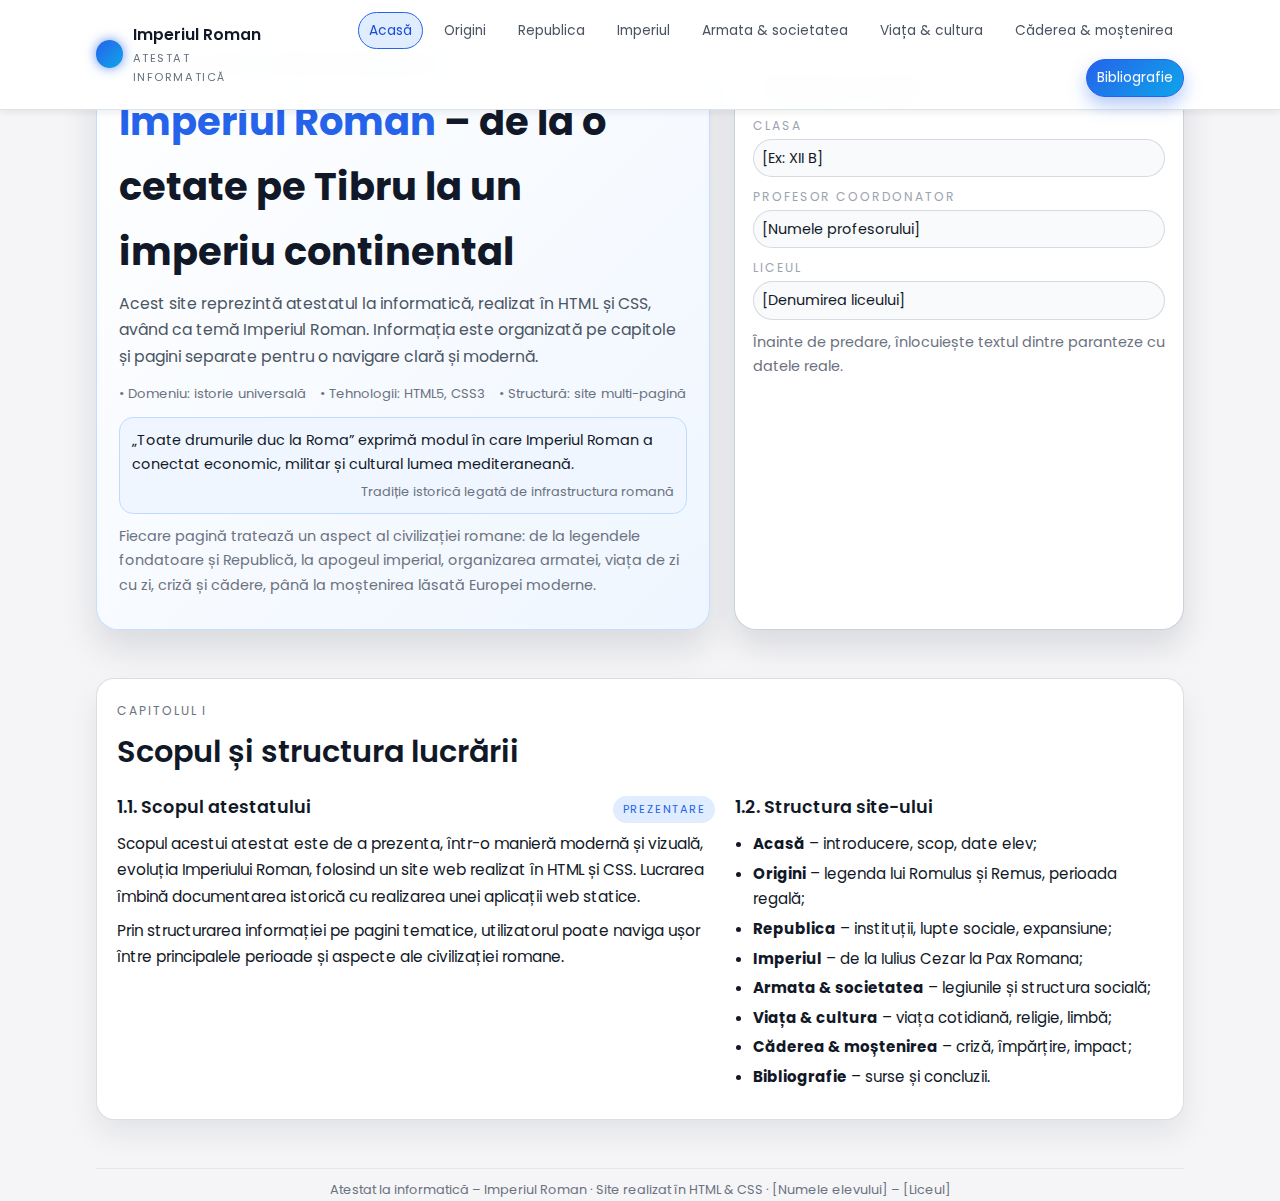
<file: imperiul-roman-atestat/index.html>
<!DOCTYPE html>
<html lang="ro">
<head>
  <meta charset="UTF-8">
  <title>Imperiul Roman – Atestat Informatică</title>
  <meta name="viewport" content="width=device-width, initial-scale=1.0">
  <!-- Font -->
  <link href="https://fonts.googleapis.com/css2?family=Poppins:wght@300;400;500;600;700&display=swap" rel="stylesheet">
  <!-- CSS -->
  <link rel="stylesheet" href="style.css">
</head>
<body>

<header>
  <div class="container navbar">
    <div class="nav-left">
      <div class="logo-circle"></div>
      <div>
        <div class="logo-text-main">Imperiul Roman</div>
        <div class="logo-text-sub">Atestat Informatică</div>
      </div>
    </div>
    <nav class="nav-links">
      <a href="index.html" class="active">Acasă</a>
      <a href="origini.html">Origini</a>
      <a href="republica.html">Republica</a>
      <a href="imperiul.html">Imperiul</a>
      <a href="armata-societate.html">Armata &amp; societatea</a>
      <a href="viata-cultura.html">Viața &amp; cultura</a>
      <a href="cadere-mostenire.html">Căderea &amp; moștenirea</a>
      <a href="bibliografie.html" class="nav-primary">Bibliografie</a>
    </nav>
  </div>
</header>

<main class="container">
  <section>
    <div class="hero">
      <div class="hero-main">
        <div class="hero-pill">
          <span class="hero-dot"></span>
          Proiect HTML · Istorie &amp; Informatică
        </div>
        <h1 class="hero-title">
          <span>Imperiul Roman</span> – de la o cetate pe Tibru la un imperiu continental
        </h1>
        <p class="hero-subtitle">
          Acest site reprezintă atestatul la informatică, realizat în HTML și CSS, având ca temă
          Imperiul Roman. Informația este organizată pe capitole și pagini separate pentru o
          navigare clară și modernă.
        </p>

        <div class="hero-meta">
          <span class="hero-meta-item">• Domeniu: istorie universală</span>
          <span class="hero-meta-item">• Tehnologii: HTML5, CSS3</span>
          <span class="hero-meta-item">• Structură: site multi-pagină</span>
        </div>

        <div class="quote-box">
          „Toate drumurile duc la Roma” exprimă modul în care Imperiul Roman a conectat economic,
          militar și cultural lumea mediteraneană.
          <span class="quote-author">Tradiție istorică legată de infrastructura romană</span>
        </div>

        <p class="text-muted">
          Fiecare pagină tratează un aspect al civilizației romane: de la legendele fondatoare și
          Republică, la apogeul imperial, organizarea armatei, viața de zi cu zi, criză și cădere,
          până la moștenirea lăsată Europei moderne.
        </p>
      </div>

      <aside class="hero-side">
        <div class="field-group">
          <div class="field-label">Elev</div>
          <div class="field-value">[Numele tău complet]</div>
        </div>
        <div class="field-group">
          <div class="field-label">Clasa</div>
          <div class="field-value">[Ex: XII&nbsp;B]</div>
        </div>
        <div class="field-group">
          <div class="field-label">Profesor coordonator</div>
          <div class="field-value">[Numele profesorului]</div>
        </div>
        <div class="field-group">
          <div class="field-label">Liceul</div>
          <div class="field-value">[Denumirea liceului]</div>
        </div>
        <p class="text-muted">
          Înainte de predare, înlocuiește textul dintre paranteze cu datele reale.
        </p>
      </aside>
    </div>
  </section>

  <section>
    <div class="card">
      <div class="section-header">
        <div class="section-eyebrow">Capitolul I</div>
        <h2 class="section-title">Scopul și structura lucrării</h2>
      </div>

      <div class="grid-2">
        <div>
          <div class="card-header-inline">
            <div class="card-title">1.1. Scopul atestatului</div>
            <span class="card-badge">Prezentare</span>
          </div>
          <p>
            Scopul acestui atestat este de a prezenta, într-o manieră modernă și vizuală, evoluția
            Imperiului Roman, folosind un site web realizat în HTML și CSS. Lucrarea îmbină
            documentarea istorică cu realizarea unei aplicații web statice.
          </p>
          <p>
            Prin structurarea informației pe pagini tematice, utilizatorul poate naviga ușor între
            principalele perioade și aspecte ale civilizației romane.
          </p>
        </div>
        <div>
          <div class="card-header-inline">
            <div class="card-title">1.2. Structura site-ului</div>
          </div>
          <ul>
            <li><strong>Acasă</strong> – introducere, scop, date elev;</li>
            <li><strong>Origini</strong> – legenda lui Romulus și Remus, perioada regală;</li>
            <li><strong>Republica</strong> – instituții, lupte sociale, expansiune;</li>
            <li><strong>Imperiul</strong> – de la Iulius Cezar la Pax Romana;</li>
            <li><strong>Armata &amp; societatea</strong> – legiunile și structura socială;</li>
            <li><strong>Viața &amp; cultura</strong> – viața cotidiană, religie, limbă;</li>
            <li><strong>Căderea &amp; moștenirea</strong> – criză, împărțire, impact;</li>
            <li><strong>Bibliografie</strong> – surse și concluzii.</li>
          </ul>
        </div>
      </div>
    </div>
  </section>

  <footer>
    Atestat la informatică – Imperiul Roman · Site realizat în HTML &amp; CSS ·
    <span style="white-space:nowrap;">[Numele elevului] – [Liceul]</span>
  </footer>
</main>

</body>
</html>
</file>
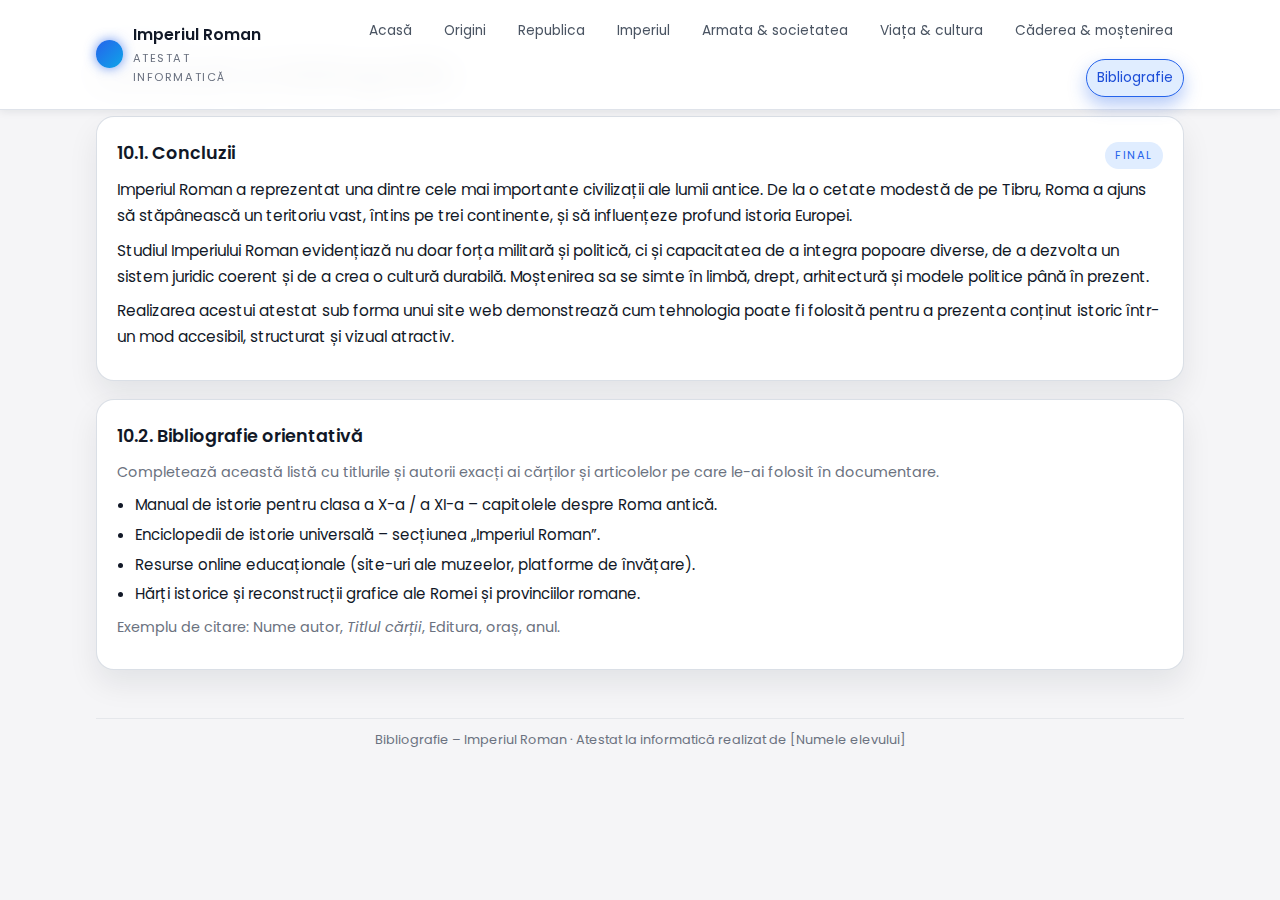
<file: imperiul-roman-atestat/bibliografie.html>
<!DOCTYPE html>
<html lang="ro">
<head>
  <meta charset="UTF-8">
  <title>Bibliografie și concluzii – Imperiul Roman</title>
  <meta name="viewport" content="width=device-width, initial-scale=1.0">
  <link href="https://fonts.googleapis.com/css2?family=Poppins:wght@300;400;500;600;700&display=swap" rel="stylesheet">
  <link rel="stylesheet" href="style.css">
</head>
<body>

<header>
  <div class="container navbar">
    <div class="nav-left">
      <div class="logo-circle"></div>
      <div>
        <div class="logo-text-main">Imperiul Roman</div>
        <div class="logo-text-sub">Atestat Informatică</div>
      </div>
    </div>
    <nav class="nav-links">
      <a href="index.html">Acasă</a>
      <a href="origini.html">Origini</a>
      <a href="republica.html">Republica</a>
      <a href="imperiul.html">Imperiul</a>
      <a href="armata-societate.html">Armata &amp; societatea</a>
      <a href="viata-cultura.html">Viața &amp; cultura</a>
      <a href="cadere-mostenire.html">Căderea &amp; moștenirea</a>
      <a href="bibliografie.html" class="nav-primary active">Bibliografie</a>
    </nav>
  </div>
</header>

<main class="container">
  <section>
    <div class="section-header">
      <div class="section-eyebrow">Capitolul X</div>
      <h1 class="section-title">Concluzii și bibliografie</h1>
    </div>

    <div class="card">
      <div class="card-header-inline">
        <div class="card-title">10.1. Concluzii</div>
        <span class="card-badge">Final</span>
      </div>
      <p>
        Imperiul Roman a reprezentat una dintre cele mai importante civilizații ale lumii
        antice. De la o cetate modestă de pe Tibru, Roma a ajuns să stăpânească un teritoriu
        vast, întins pe trei continente, și să influențeze profund istoria Europei.
      </p>
      <p>
        Studiul Imperiului Roman evidențiază nu doar forța militară și politică, ci și
        capacitatea de a integra popoare diverse, de a dezvolta un sistem juridic coerent și
        de a crea o cultură durabilă. Moștenirea sa se simte în limbă, drept, arhitectură și
        modele politice până în prezent.
      </p>
      <p>
        Realizarea acestui atestat sub forma unui site web demonstrează cum tehnologia poate
        fi folosită pentru a prezenta conținut istoric într-un mod accesibil, structurat și
        vizual atractiv.
      </p>
    </div>

    <div class="card">
      <div class="card-header-inline">
        <div class="card-title">10.2. Bibliografie orientativă</div>
      </div>
      <p class="text-muted">
        Completează această listă cu titlurile și autorii exacți ai cărților și articolelor
        pe care le-ai folosit în documentare.
      </p>
      <ul>
        <li>Manual de istorie pentru clasa a X-a / a XI-a – capitolele despre Roma antică.</li>
        <li>Enciclopedii de istorie universală – secțiunea „Imperiul Roman”.</li>
        <li>Resurse online educaționale (site-uri ale muzeelor, platforme de învățare).</li>
        <li>Hărți istorice și reconstrucții grafice ale Romei și provinciilor romane.</li>
      </ul>
      <p class="text-muted">
        Exemplu de citare: Nume autor, <em>Titlul cărții</em>, Editura, oraș, anul.
      </p>
    </div>
  </section>

  <footer>
    Bibliografie – Imperiul Roman · Atestat la informatică realizat de [Numele elevului]
  </footer>
</main>

</body>
</html>
</file>
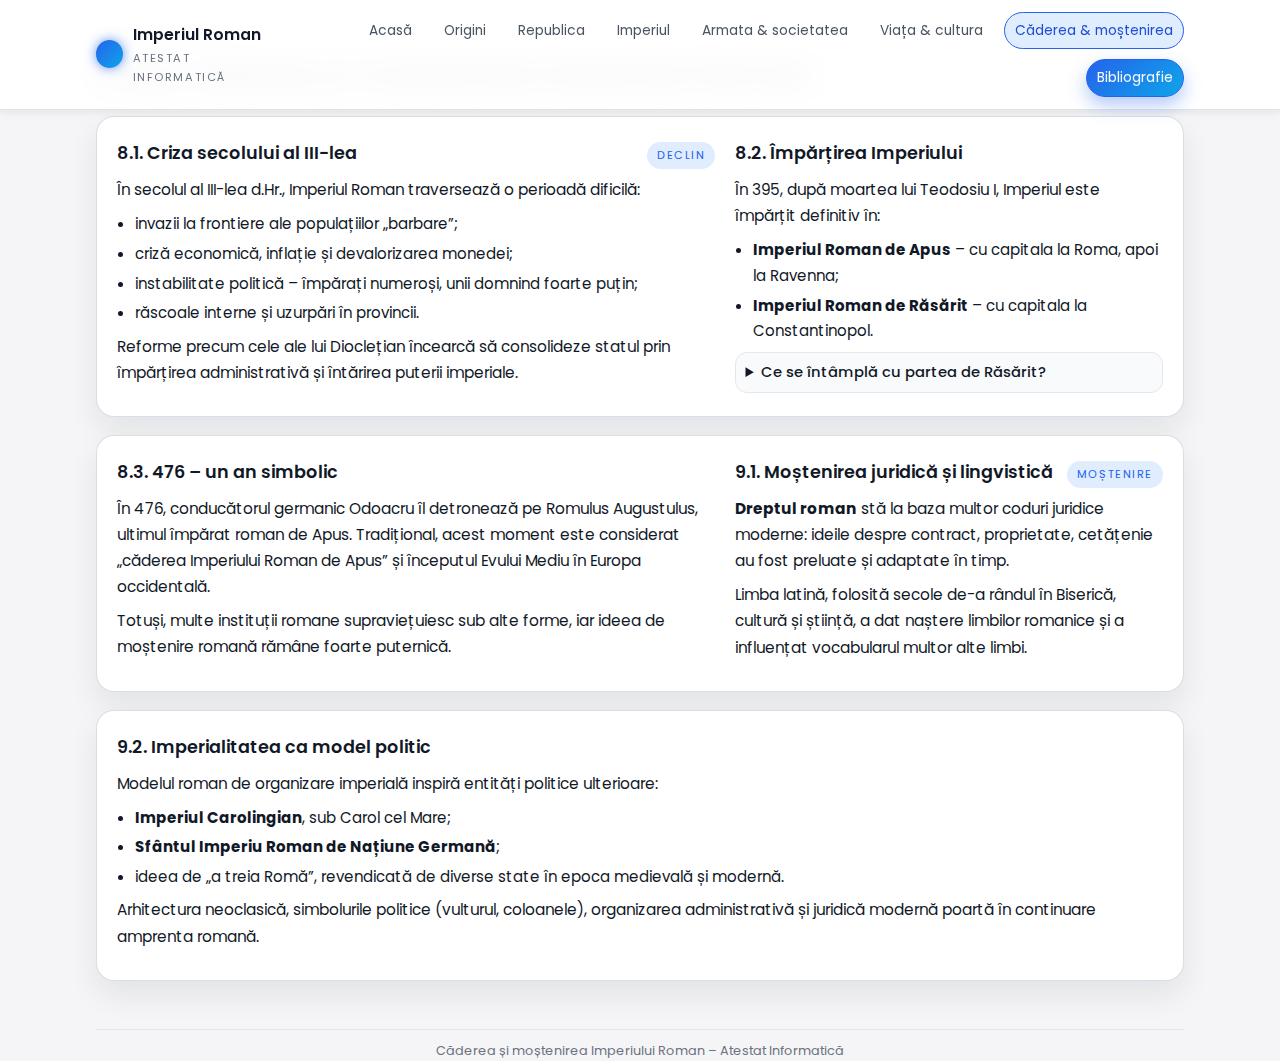
<file: imperiul-roman-atestat/cadere-mostenire.html>
<!DOCTYPE html>
<html lang="ro">
<head>
  <meta charset="UTF-8">
  <title>Căderea și moștenirea Imperiului Roman</title>
  <meta name="viewport" content="width=device-width, initial-scale=1.0">
  <link href="https://fonts.googleapis.com/css2?family=Poppins:wght@300;400;500;600;700&display=swap" rel="stylesheet">
  <link rel="stylesheet" href="style.css">
</head>
<body>

<header>
  <div class="container navbar">
    <div class="nav-left">
      <div class="logo-circle"></div>
      <div>
        <div class="logo-text-main">Imperiul Roman</div>
        <div class="logo-text-sub">Atestat Informatică</div>
      </div>
    </div>
    <nav class="nav-links">
      <a href="index.html">Acasă</a>
      <a href="origini.html">Origini</a>
      <a href="republica.html">Republica</a>
      <a href="imperiul.html">Imperiul</a>
      <a href="armata-societate.html">Armata &amp; societatea</a>
      <a href="viata-cultura.html">Viața &amp; cultura</a>
      <a href="cadere-mostenire.html" class="active">Căderea &amp; moștenirea</a>
      <a href="bibliografie.html" class="nav-primary">Bibliografie</a>
    </nav>
  </div>
</header>

<main class="container">
  <section>
    <div class="section-header">
      <div class="section-eyebrow">Capitolul VIII–IX</div>
      <h1 class="section-title">Criza, căderea și moștenirea Imperiului Roman</h1>
    </div>

    <div class="card">
      <div class="grid-2">
        <div>
          <div class="card-header-inline">
            <div class="card-title">8.1. Criza secolului al III-lea</div>
            <span class="card-badge">Declin</span>
          </div>
          <p>
            În secolul al III-lea d.Hr., Imperiul Roman traversează o perioadă dificilă:
          </p>
          <ul>
            <li>invazii la frontiere ale populațiilor „barbare”;</li>
            <li>criză economică, inflație și devalorizarea monedei;</li>
            <li>instabilitate politică – împărați numeroși, unii domnind foarte puțin;</li>
            <li>răscoale interne și uzurpări în provincii.</li>
          </ul>
          <p>
            Reforme precum cele ale lui Dioclețian încearcă să consolideze statul prin împărțirea
            administrativă și întărirea puterii imperiale.
          </p>
        </div>

        <div>
          <div class="card-header-inline">
            <div class="card-title">8.2. Împărțirea Imperiului</div>
          </div>
          <p>
            În 395, după moartea lui Teodosiu I, Imperiul este împărțit definitiv în:
          </p>
          <ul>
            <li><strong>Imperiul Roman de Apus</strong> – cu capitala la Roma, apoi la Ravenna;</li>
            <li><strong>Imperiul Roman de Răsărit</strong> – cu capitala la Constantinopol.</li>
          </ul>
          <details>
            <summary>Ce se întâmplă cu partea de Răsărit?</summary>
            <p>
              Imperiul Roman de Răsărit, cunoscut mai târziu ca <strong>Imperiul Bizantin</strong>,
              va supraviețui până în 1453, păstrând și transformând moștenirea romană și greacă.
            </p>
          </details>
        </div>
      </div>
    </div>

    <div class="card">
      <div class="grid-2">
        <div>
          <div class="card-header-inline">
            <div class="card-title">8.3. 476 – un an simbolic</div>
          </div>
          <p>
            În 476, conducătorul germanic Odoacru îl detronează pe Romulus Augustulus, ultimul
            împărat roman de Apus. Tradițional, acest moment este considerat „căderea Imperiului
            Roman de Apus” și începutul Evului Mediu în Europa occidentală.
          </p>
          <p>
            Totuși, multe instituții romane supraviețuiesc sub alte forme, iar ideea de moștenire
            romană rămâne foarte puternică.
          </p>
        </div>

        <div>
          <div class="card-header-inline">
            <div class="card-title">9.1. Moștenirea juridică și lingvistică</div>
            <span class="card-badge">Moștenire</span>
          </div>
          <p>
            <strong>Dreptul roman</strong> stă la baza multor coduri juridice moderne: ideile despre
            contract, proprietate, cetățenie au fost preluate și adaptate în timp.
          </p>
          <p>
            Limba latină, folosită secole de-a rândul în Biserică, cultură și știință, a dat naștere
            limbilor romanice și a influențat vocabularul multor alte limbi.
          </p>
        </div>
      </div>
    </div>

    <div class="card">
      <div class="card-header-inline">
        <div class="card-title">9.2. Imperialitatea ca model politic</div>
      </div>
      <p>
        Modelul roman de organizare imperială inspiră entități politice ulterioare:
      </p>
      <ul>
        <li><strong>Imperiul Carolingian</strong>, sub Carol cel Mare;</li>
        <li><strong>Sfântul Imperiu Roman de Națiune Germană</strong>;</li>
        <li>ideea de „a treia Romă”, revendicată de diverse state în epoca medievală și modernă.</li>
      </ul>
      <p>
        Arhitectura neoclasică, simbolurile politice (vulturul, coloanele), organizarea
        administrativă și juridică modernă poartă în continuare amprenta romană.
      </p>
    </div>
  </section>

  <footer>
    Căderea și moștenirea Imperiului Roman – Atestat Informatică
  </footer>
</main>

</body>
</html>
</file>
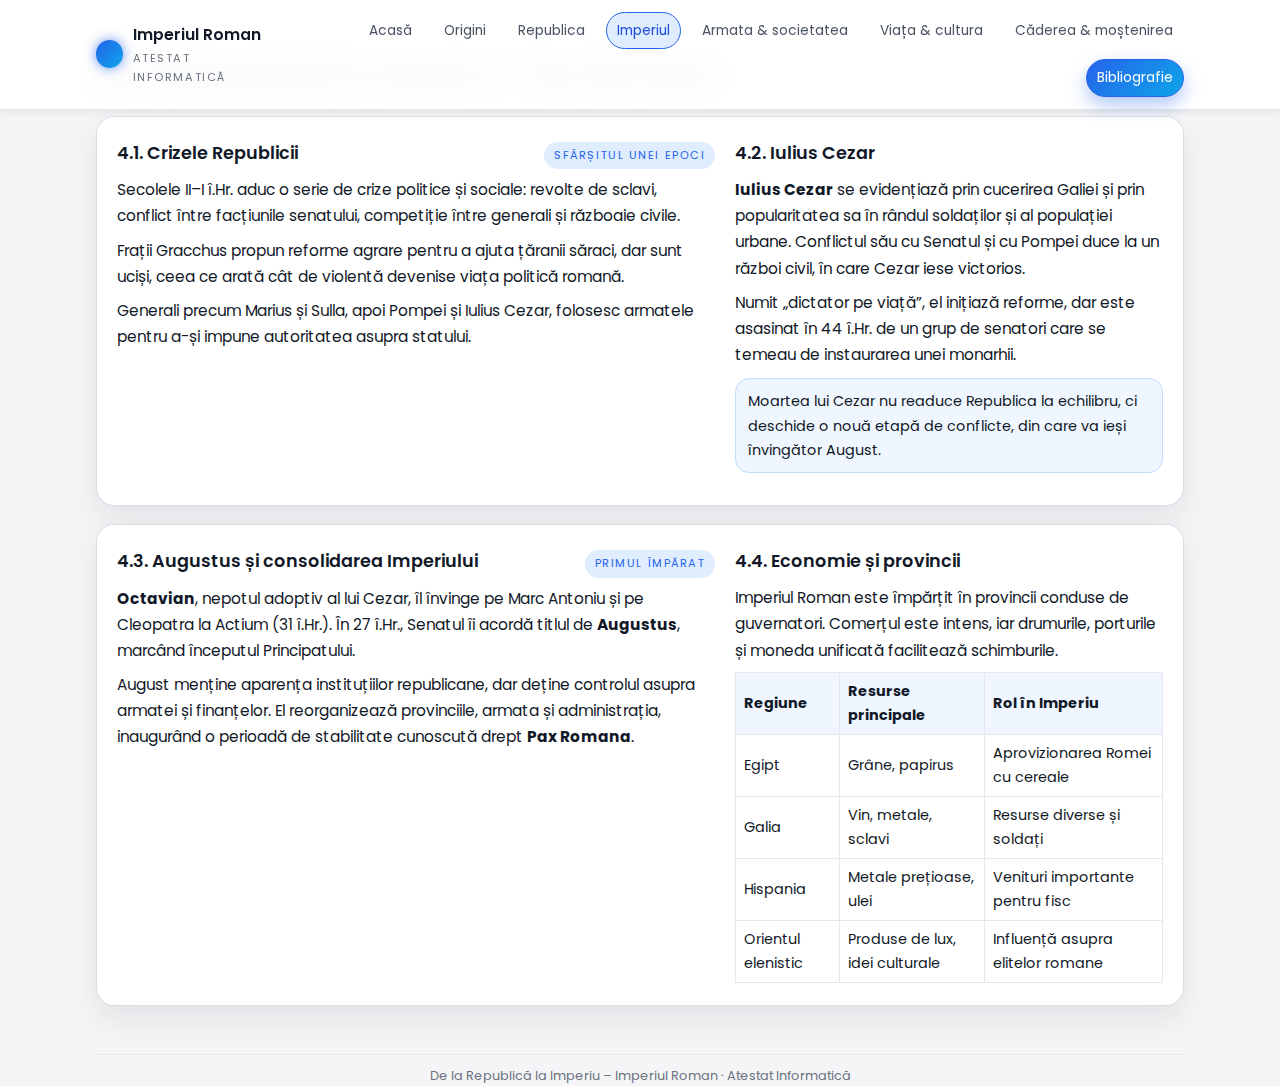
<file: imperiul-roman-atestat/imperiul.html>
<!DOCTYPE html>
<html lang="ro">
<head>
  <meta charset="UTF-8">
  <title>Imperiul Roman – de la Cezar la Pax Romana</title>
  <meta name="viewport" content="width=device-width, initial-scale=1.0">
  <link href="https://fonts.googleapis.com/css2?family=Poppins:wght@300;400;500;600;700&display=swap" rel="stylesheet">
  <link rel="stylesheet" href="style.css">
</head>
<body>

<header>
  <div class="container navbar">
    <div class="nav-left">
      <div class="logo-circle"></div>
      <div>
        <div class="logo-text-main">Imperiul Roman</div>
        <div class="logo-text-sub">Atestat Informatică</div>
      </div>
    </div>
    <nav class="nav-links">
      <a href="index.html">Acasă</a>
      <a href="origini.html">Origini</a>
      <a href="republica.html">Republica</a>
      <a href="imperiul.html" class="active">Imperiul</a>
      <a href="armata-societate.html">Armata &amp; societatea</a>
      <a href="viata-cultura.html">Viața &amp; cultura</a>
      <a href="cadere-mostenire.html">Căderea &amp; moștenirea</a>
      <a href="bibliografie.html" class="nav-primary">Bibliografie</a>
    </nav>
  </div>
</header>

<main class="container">
  <section>
    <div class="section-header">
      <div class="section-eyebrow">Capitolul IV</div>
      <h1 class="section-title">De la Republică la Imperiu – Pax Romana</h1>
    </div>

    <div class="card">
      <div class="grid-2">
        <div>
          <div class="card-header-inline">
            <div class="card-title">4.1. Crizele Republicii</div>
            <span class="card-badge">Sfârșitul unei epoci</span>
          </div>
          <p>
            Secolele II–I î.Hr. aduc o serie de crize politice și sociale: revolte de sclavi,
            conflict între facțiunile senatului, competiție între generali și războaie civile.
          </p>
          <p>
            Frații Gracchus propun reforme agrare pentru a ajuta țăranii săraci, dar sunt uciși,
            ceea ce arată cât de violentă devenise viața politică romană.
          </p>
          <p>
            Generali precum Marius și Sulla, apoi Pompei și Iulius Cezar, folosesc armatele pentru
            a-și impune autoritatea asupra statului.
          </p>
        </div>

        <div>
          <div class="card-header-inline">
            <div class="card-title">4.2. Iulius Cezar</div>
          </div>
          <p>
            <strong>Iulius Cezar</strong> se evidențiază prin cucerirea Galiei și prin popularitatea
            sa în rândul soldaților și al populației urbane. Conflictul său cu Senatul și cu Pompei
            duce la un război civil, în care Cezar iese victorios.
          </p>
          <p>
            Numit „dictator pe viață”, el inițiază reforme, dar este asasinat în 44 î.Hr. de un
            grup de senatori care se temeau de instaurarea unei monarhii.
          </p>
          <div class="quote-box">
            Moartea lui Cezar nu readuce Republica la echilibru, ci deschide o nouă etapă de
            conflicte, din care va ieși învingător August.
          </div>
        </div>
      </div>
    </div>

    <div class="card">
      <div class="grid-2">
        <div>
          <div class="card-header-inline">
            <div class="card-title">4.3. Augustus și consolidarea Imperiului</div>
            <span class="card-badge">Primul împărat</span>
          </div>
          <p>
            <strong>Octavian</strong>, nepotul adoptiv al lui Cezar, îl învinge pe Marc Antoniu
            și pe Cleopatra la Actium (31 î.Hr.). În 27 î.Hr., Senatul îi acordă titlul de
            <strong>Augustus</strong>, marcând începutul Principatului.
          </p>
          <p>
            August menține aparența instituțiilor republicane, dar deține controlul asupra armatei
            și finanțelor. El reorganizează provinciile, armata și administrația, inaugurând o
            perioadă de stabilitate cunoscută drept <strong>Pax Romana</strong>.
          </p>
        </div>

        <div>
          <div class="card-header-inline">
            <div class="card-title">4.4. Economie și provincii</div>
          </div>
          <p>
            Imperiul Roman este împărțit în provincii conduse de guvernatori. Comerțul este intens,
            iar drumurile, porturile și moneda unificată facilitează schimburile.
          </p>
          <table>
            <thead>
            <tr>
              <th>Regiune</th>
              <th>Resurse principale</th>
              <th>Rol în Imperiu</th>
            </tr>
            </thead>
            <tbody>
            <tr>
              <td>Egipt</td>
              <td>Grâne, papirus</td>
              <td>Aprovizionarea Romei cu cereale</td>
            </tr>
            <tr>
              <td>Galia</td>
              <td>Vin, metale, sclavi</td>
              <td>Resurse diverse și soldați</td>
            </tr>
            <tr>
              <td>Hispania</td>
              <td>Metale prețioase, ulei</td>
              <td>Venituri importante pentru fisc</td>
            </tr>
            <tr>
              <td>Orientul elenistic</td>
              <td>Produse de lux, idei culturale</td>
              <td>Influență asupra elitelor romane</td>
            </tr>
            </tbody>
          </table>
        </div>
      </div>
    </div>
  </section>

  <footer>
    De la Republică la Imperiu – Imperiul Roman · Atestat Informatică
  </footer>
</main>

</body>
</html>
</file>
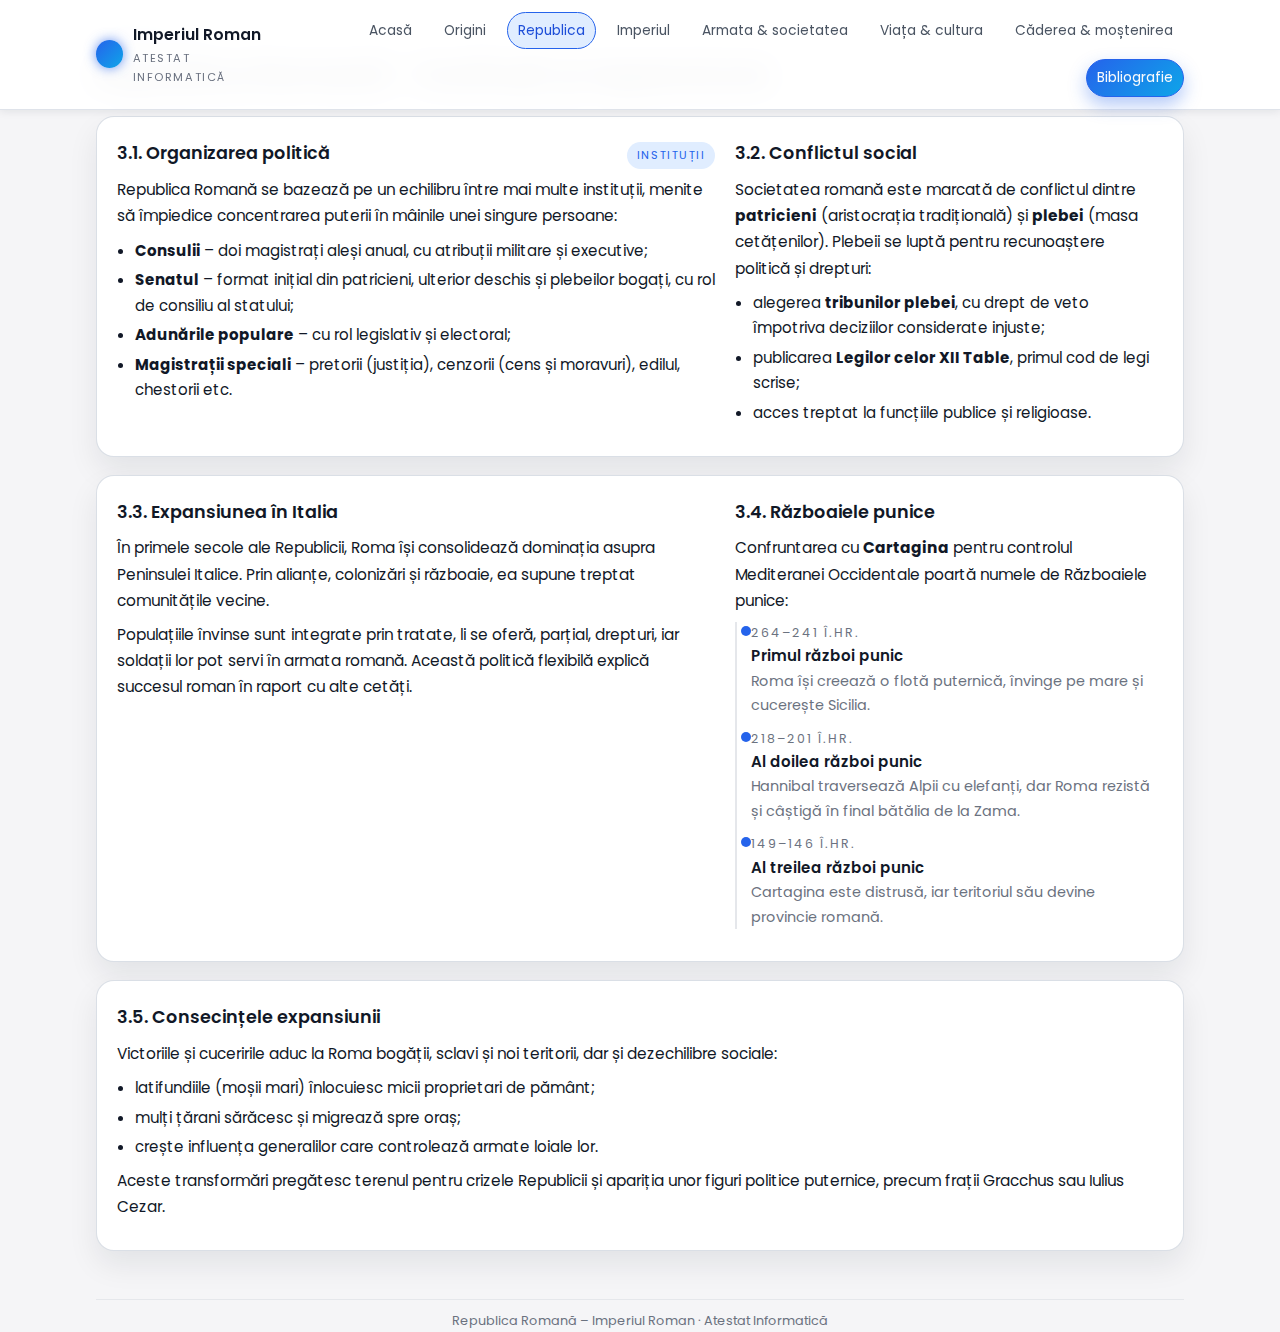
<file: imperiul-roman-atestat/republica.html>
<!DOCTYPE html>
<html lang="ro">
<head>
  <meta charset="UTF-8">
  <title>Republica Romană – Imperiul Roman</title>
  <meta name="viewport" content="width=device-width, initial-scale=1.0">
  <link href="https://fonts.googleapis.com/css2?family=Poppins:wght@300;400;500;600;700&display=swap" rel="stylesheet">
  <link rel="stylesheet" href="style.css">
</head>
<body>

<header>
  <div class="container navbar">
    <div class="nav-left">
      <div class="logo-circle"></div>
      <div>
        <div class="logo-text-main">Imperiul Roman</div>
        <div class="logo-text-sub">Atestat Informatică</div>
      </div>
    </div>
    <nav class="nav-links">
      <a href="index.html">Acasă</a>
      <a href="origini.html">Origini</a>
      <a href="republica.html" class="active">Republica</a>
      <a href="imperiul.html">Imperiul</a>
      <a href="armata-societate.html">Armata &amp; societatea</a>
      <a href="viata-cultura.html">Viața &amp; cultura</a>
      <a href="cadere-mostenire.html">Căderea &amp; moștenirea</a>
      <a href="bibliografie.html" class="nav-primary">Bibliografie</a>
    </nav>
  </div>
</header>

<main class="container">
  <section>
    <div class="section-header">
      <div class="section-eyebrow">Capitolul III</div>
      <h1 class="section-title">Republica Romană – instituții și expansiune</h1>
    </div>

    <div class="card">
      <div class="grid-2">
        <div>
          <div class="card-header-inline">
            <div class="card-title">3.1. Organizarea politică</div>
            <span class="card-badge">Instituții</span>
          </div>
          <p>
            Republica Romană se bazează pe un echilibru între mai multe instituții, menite să
            împiedice concentrarea puterii în mâinile unei singure persoane:
          </p>
          <ul>
            <li>
              <strong>Consulii</strong> – doi magistrați aleși anual, cu atribuții militare și
              executive;
            </li>
            <li>
              <strong>Senatul</strong> – format inițial din patricieni, ulterior deschis și
              plebeilor bogați, cu rol de consiliu al statului;
            </li>
            <li>
              <strong>Adunările populare</strong> – cu rol legislativ și electoral;
            </li>
            <li>
              <strong>Magistrații speciali</strong> – pretorii (justiția), cenzorii (cens și moravuri),
              edilul, chestorii etc.
            </li>
          </ul>
        </div>

        <div>
          <div class="card-header-inline">
            <div class="card-title">3.2. Conflictul social</div>
          </div>
          <p>
            Societatea romană este marcată de conflictul dintre <strong>patricieni</strong> (aristocrația
            tradițională) și <strong>plebei</strong> (masa cetățenilor). Plebeii se luptă pentru
            recunoaștere politică și drepturi:
          </p>
          <ul>
            <li>
              alegerea <strong>tribunilor plebei</strong>, cu drept de veto împotriva deciziilor
              considerate injuste;
            </li>
            <li>
              publicarea <strong>Legilor celor XII Table</strong>, primul cod de legi scrise;
            </li>
            <li>
              acces treptat la funcțiile publice și religioase.
            </li>
          </ul>
        </div>
      </div>
    </div>

    <div class="card">
      <div class="grid-2">
        <div>
          <div class="card-header-inline">
            <div class="card-title">3.3. Expansiunea în Italia</div>
          </div>
          <p>
            În primele secole ale Republicii, Roma își consolidează dominația asupra Peninsulei
            Italice. Prin alianțe, colonizări și războaie, ea supune treptat comunitățile vecine.
          </p>
          <p>
            Populațiile învinse sunt integrate prin tratate, li se oferă, parțial, drepturi, iar
            soldații lor pot servi în armata romană. Această politică flexibilă explică succesul
            roman în raport cu alte cetăți.
          </p>
        </div>

        <div>
          <div class="card-header-inline">
            <div class="card-title">3.4. Războaiele punice</div>
          </div>
          <p>
            Confruntarea cu <strong>Cartagina</strong> pentru controlul Mediteranei Occidentale
            poartă numele de Războaiele punice:
          </p>
          <div class="timeline">
            <div class="timeline-item">
              <div class="timeline-year">264–241 î.Hr.</div>
              <div class="timeline-title">Primul război punic</div>
              <p class="text-muted">
                Roma își creează o flotă puternică, învinge pe mare și cucerește Sicilia.
              </p>
            </div>
            <div class="timeline-item">
              <div class="timeline-year">218–201 î.Hr.</div>
              <div class="timeline-title">Al doilea război punic</div>
              <p class="text-muted">
                Hannibal traversează Alpii cu elefanți, dar Roma rezistă și câștigă în final
                bătălia de la Zama.
              </p>
            </div>
            <div class="timeline-item">
              <div class="timeline-year">149–146 î.Hr.</div>
              <div class="timeline-title">Al treilea război punic</div>
              <p class="text-muted">
                Cartagina este distrusă, iar teritoriul său devine provincie romană.
              </p>
            </div>
          </div>
        </div>
      </div>
    </div>

    <div class="card">
      <div class="card-header-inline">
        <div class="card-title">3.5. Consecințele expansiunii</div>
      </div>
      <p>
        Victoriile și cuceririle aduc la Roma bogății, sclavi și noi teritorii, dar și dezechilibre
        sociale:
      </p>
      <ul>
        <li>latifundiile (moșii mari) înlocuiesc micii proprietari de pământ;</li>
        <li>mulți țărani sărăcesc și migrează spre oraș;</li>
        <li>crește influența generalilor care controlează armate loiale lor.</li>
      </ul>
      <p>
        Aceste transformări pregătesc terenul pentru crizele Republicii și apariția unor figuri
        politice puternice, precum frații Gracchus sau Iulius Cezar.
      </p>
    </div>
  </section>

  <footer>
    Republica Romană – Imperiul Roman · Atestat Informatică
  </footer>
</main>

</body>
</html>
</file>
<file: imperiul-roman-atestat/style.css>
/* ===== Reset simplu ===== */
*,
*::before,
*::after {
  box-sizing: border-box;
  margin: 0;
  padding: 0;
}

html {
  scroll-behavior: smooth;
}

body {
  font-family: "Poppins", system-ui, -apple-system, BlinkMacSystemFont, "Segoe UI", sans-serif;
  background: #f5f5f7;
  color: #111827;
  line-height: 1.7;
}

/* ===== Container + layout ===== */
.container {
  max-width: 1120px;
  margin: 0 auto;
  padding: 0 16px;
}

main {
  padding-top: 90px; /* spațiu pentru navbar fix */
  padding-bottom: 40px;
}

/* ===== Navbar ===== */
header {
  position: fixed;
  inset-inline: 0;
  top: 0;
  z-index: 50;
  background: rgba(255, 255, 255, 0.95);
  backdrop-filter: blur(14px);
  box-shadow: 0 2px 8px rgba(15, 23, 42, 0.08);
  border-bottom: 1px solid rgba(148, 163, 184, 0.3);
}

.navbar {
  display: flex;
  align-items: center;
  justify-content: space-between;
  padding: 12px 16px;
  gap: 14px;
}

.nav-left {
  display: flex;
  align-items: center;
  gap: 10px;
}

.logo-circle {
  width: 28px;
  height: 28px;
  border-radius: 999px;
  background: linear-gradient(135deg, #2563eb, #0ea5e9);
  box-shadow: 0 0 12px rgba(37, 99, 235, 0.7);
}

.logo-text-main {
  font-weight: 600;
  font-size: 0.98rem;
}

.logo-text-sub {
  font-size: 0.7rem;
  text-transform: uppercase;
  letter-spacing: 0.14em;
  color: #6b7280;
}

.nav-links {
  display: flex;
  gap: 10px;
  flex-wrap: wrap;
  justify-content: flex-end;
}

.nav-links a {
  font-size: 0.86rem;
  text-decoration: none;
  color: #4b5563;
  padding: 6px 10px;
  border-radius: 999px;
  border: 1px solid transparent;
  transition: 0.15s ease;
}

.nav-links a:hover {
  border-color: rgba(148, 163, 184, 0.7);
  background: #e5f1ff;
  color: #1d4ed8;
}

.nav-links a.nav-primary {
  border-color: #2563eb;
  background: linear-gradient(135deg, #2563eb, #0ea5e9);
  color: #f9fafb;
  box-shadow: 0 8px 18px rgba(37, 99, 235, 0.35);
}

/* marcarea paginii active (setezi clasa .active în HTML) */
.nav-links a.active {
  background: #e0edff;
  border-color: #2563eb;
  color: #1d4ed8;
}

/* ===== Secțiuni ===== */
section {
  padding: 24px 0;
}

.section-header {
  margin-bottom: 16px;
}

.section-eyebrow {
  font-size: 0.76rem;
  text-transform: uppercase;
  letter-spacing: 0.16em;
  color: #6b7280;
  margin-bottom: 4px;
}

.section-title {
  font-size: 1.9rem;
  font-weight: 600;
}

/* ===== Carduri ===== */
.card {
  background: #ffffff;
  border-radius: 18px;
  padding: 22px 20px;
  box-shadow: 0 14px 30px rgba(15, 23, 42, 0.08);
  border: 1px solid rgba(148, 163, 184, 0.35);
}

.card + .card {
  margin-top: 18px;
}

.card-header-inline {
  display: flex;
  align-items: baseline;
  justify-content: space-between;
  gap: 10px;
  margin-bottom: 8px;
}

.card-title {
  font-size: 1.1rem;
  font-weight: 600;
}

.card-badge {
  font-size: 0.7rem;
  text-transform: uppercase;
  letter-spacing: 0.14em;
  color: #2563eb;
  background: #e0edff;
  border-radius: 999px;
  padding: 4px 10px;
}

/* ===== Text & liste ===== */
p {
  margin-bottom: 0.5rem;
  font-size: 0.96rem;
}

.text-muted {
  color: #6b7280;
  font-size: 0.9rem;
}

ul {
  margin-left: 1.1rem;
  margin-bottom: 0.5rem;
}

li {
  margin-bottom: 0.25rem;
  font-size: 0.94rem;
}

/* ===== Grid 2 coloane ===== */
.grid-2 {
  display: grid;
  grid-template-columns: minmax(0, 1.4fr) minmax(0, 1fr);
  gap: 20px;
}

/* ===== Hero index ===== */
.hero {
  display: grid;
  grid-template-columns: minmax(0, 3fr) minmax(0, 2.2fr);
  gap: 24px;
  align-items: stretch;
}

.hero-main {
  background: linear-gradient(135deg, #ffffff, #eff6ff);
  border-radius: 22px;
  padding: 24px 22px;
  box-shadow: 0 18px 36px rgba(15, 23, 42, 0.12);
  border: 1px solid rgba(191, 219, 254, 0.9);
}

.hero-pill {
  display: inline-flex;
  align-items: center;
  gap: 8px;
  font-size: 0.75rem;
  text-transform: uppercase;
  letter-spacing: 0.16em;
  color: #2563eb;
  background: #e0edff;
  border-radius: 999px;
  padding: 4px 10px;
  margin-bottom: 10px;
}

.hero-dot {
  width: 7px;
  height: 7px;
  border-radius: 999px;
  background: #2563eb;
}

.hero-title {
  font-size: clamp(2rem, 3vw, 2.4rem);
  margin-bottom: 6px;
}

.hero-title span {
  color: #2563eb;
}

.hero-subtitle {
  font-size: 0.98rem;
  color: #4b5563;
  margin-bottom: 12px;
}

.hero-meta {
  display: flex;
  flex-wrap: wrap;
  gap: 14px;
  margin-bottom: 12px;
}

.hero-meta-item {
  font-size: 0.82rem;
  color: #6b7280;
}

/* card info elev */
.hero-side {
  background: #ffffff;
  border-radius: 22px;
  padding: 20px 18px;
  box-shadow: 0 16px 32px rgba(15, 23, 42, 0.12);
  border: 1px solid rgba(148, 163, 184, 0.5);
}

.field-group {
  margin-bottom: 10px;
}

.field-label {
  font-size: 0.76rem;
  text-transform: uppercase;
  letter-spacing: 0.16em;
  color: #9ca3af;
}

.field-value {
  margin-top: 2px;
  padding: 6px 8px;
  border-radius: 999px;
  border: 1px solid rgba(209, 213, 219, 0.9);
  font-size: 0.9rem;
  background: #f9fafb;
}

/* ===== Citate ===== */
.quote-box {
  margin: 10px 0;
  padding: 10px 12px;
  border-radius: 14px;
  background: #eff6ff;
  border: 1px solid #bfdbfe;
  font-size: 0.9rem;
  position: relative;
}

.quote-author {
  display: block;
  margin-top: 4px;
  font-size: 0.8rem;
  color: #6b7280;
  text-align: right;
}

/* ===== Galerie imagini ===== */
.gallery {
  display: grid;
  grid-template-columns: repeat(3, minmax(0, 1fr));
  gap: 10px;
  margin-top: 8px;
}

.gallery-item {
  border-radius: 14px;
  overflow: hidden;
  background: #e5e7eb;
  border: 1px solid rgba(209, 213, 219, 0.9);
}

.gallery-item img {
  width: 100%;
  height: 130px;
  object-fit: cover;
  display: block;
  transition: transform 0.3s ease;
}

.gallery-item:hover img {
  transform: scale(1.05);
}

.gallery-caption {
  font-size: 0.78rem;
  padding: 5px 7px;
  background: #f9fafb;
  border-top: 1px solid #e5e7eb;
}

/* ===== Timeline ===== */
.timeline {
  margin-top: 8px;
  border-left: 2px solid #e5e7eb;
  padding-left: 14px;
}

.timeline-item {
  margin-bottom: 10px;
  position: relative;
}

.timeline-item::before {
  content: "";
  position: absolute;
  left: -10px;
  top: 4px;
  width: 10px;
  height: 10px;
  border-radius: 999px;
  background: #2563eb;
}

.timeline-year {
  font-size: 0.78rem;
  text-transform: uppercase;
  letter-spacing: 0.16em;
  color: #6b7280;
}

.timeline-title {
  font-size: 0.94rem;
  font-weight: 600;
}

/* ===== Tabel ===== */
table {
  width: 100%;
  border-collapse: collapse;
  font-size: 0.9rem;
  margin-top: 8px;
}

th,
td {
  padding: 6px 8px;
  border: 1px solid #e5e7eb;
}

th {
  background: #eff6ff;
  text-align: left;
}

/* ===== FAQ (details) ===== */
details {
  margin-top: 8px;
  border-radius: 12px;
  border: 1px solid #e5e7eb;
  background: #f9fafb;
  padding: 7px 9px;
}

details summary {
  cursor: pointer;
  font-size: 0.92rem;
  font-weight: 500;
}

details p {
  margin-top: 6px;
  font-size: 0.9rem;
}

/* ===== Footer ===== */
footer {
  border-top: 1px solid #e5e7eb;
  padding-top: 10px;
  margin-top: 24px;
  font-size: 0.8rem;
  color: #6b7280;
  text-align: center;
}

/* ===== Responsive ===== */
@media (max-width: 900px) {
  .hero {
    grid-template-columns: minmax(0, 1fr);
  }
  .grid-2 {
    grid-template-columns: minmax(0, 1fr);
  }
}

@media (max-width: 720px) {
  .navbar {
    flex-direction: column;
    align-items: flex-start;
  }
  .gallery {
    grid-template-columns: repeat(2, minmax(0, 1fr));
  }
}

@media (max-width: 520px) {
  .gallery {
    grid-template-columns: minmax(0, 1fr);
  }
}
</file>
